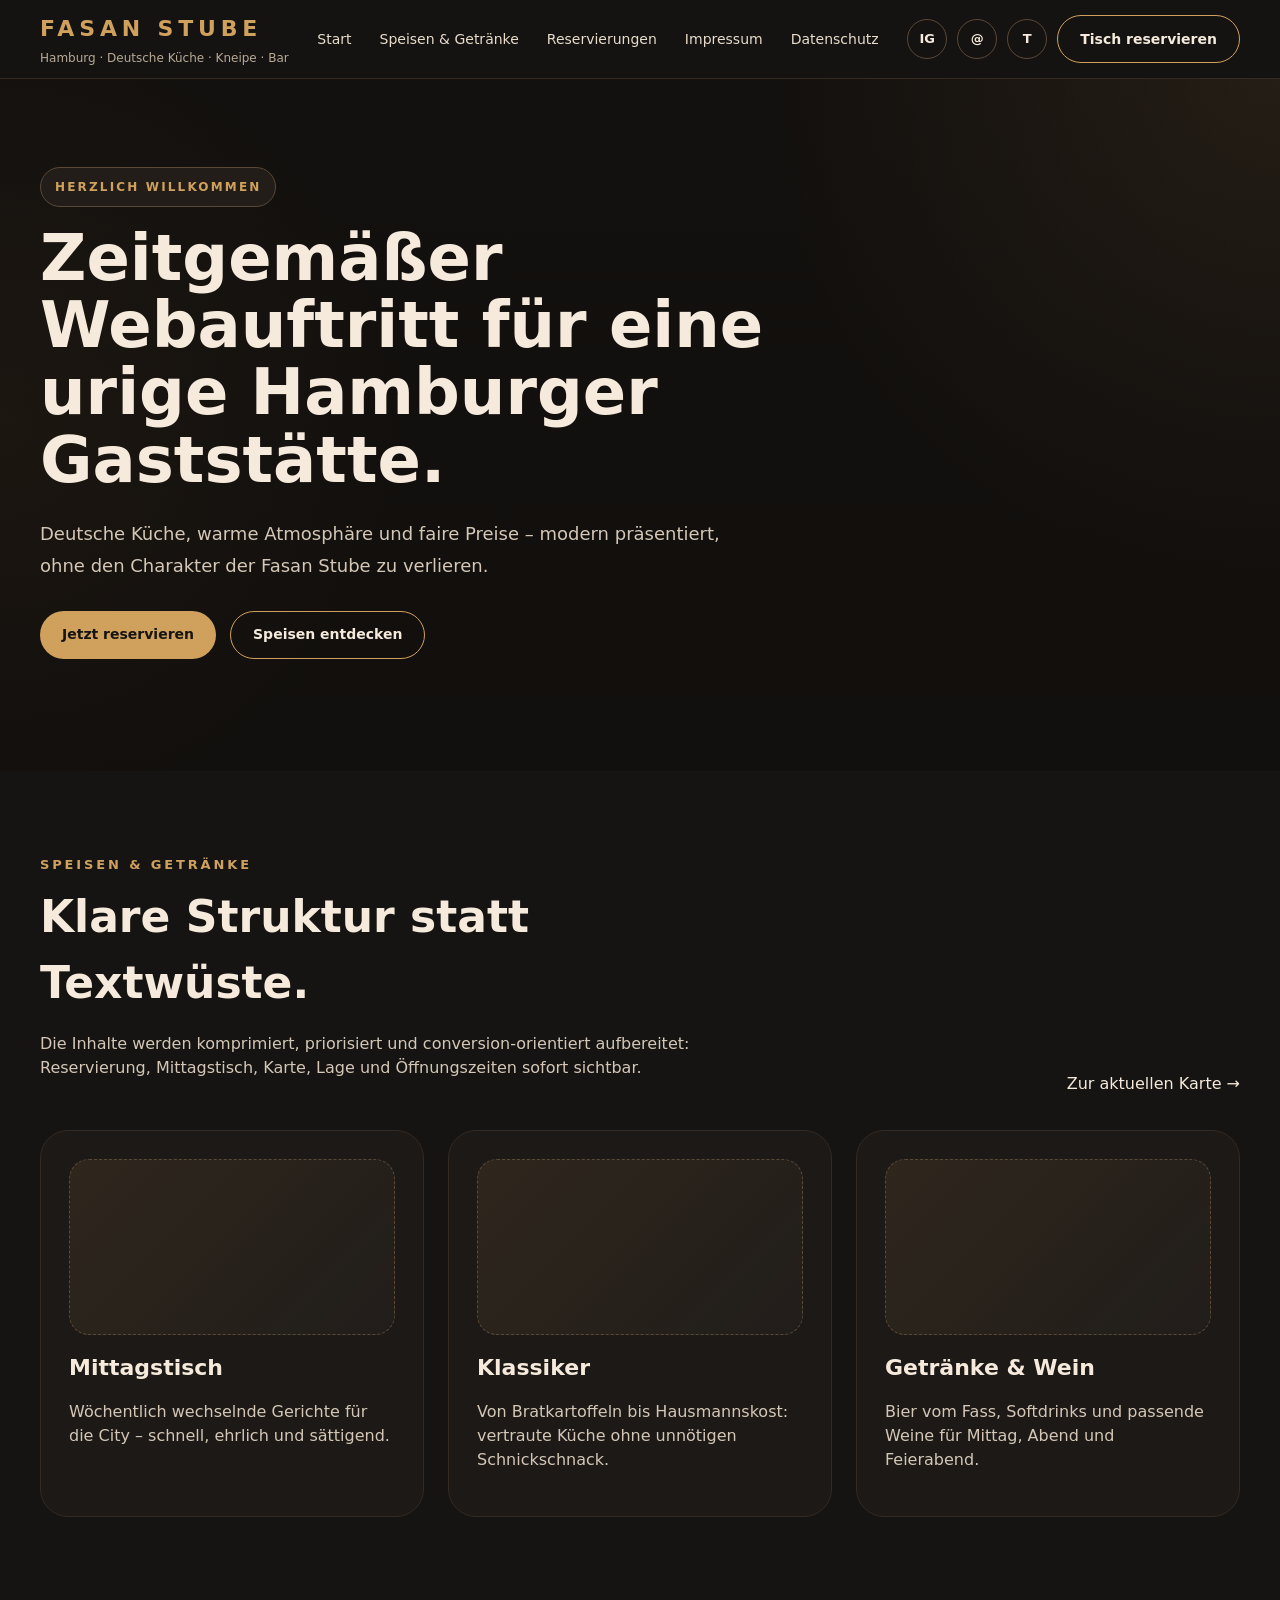
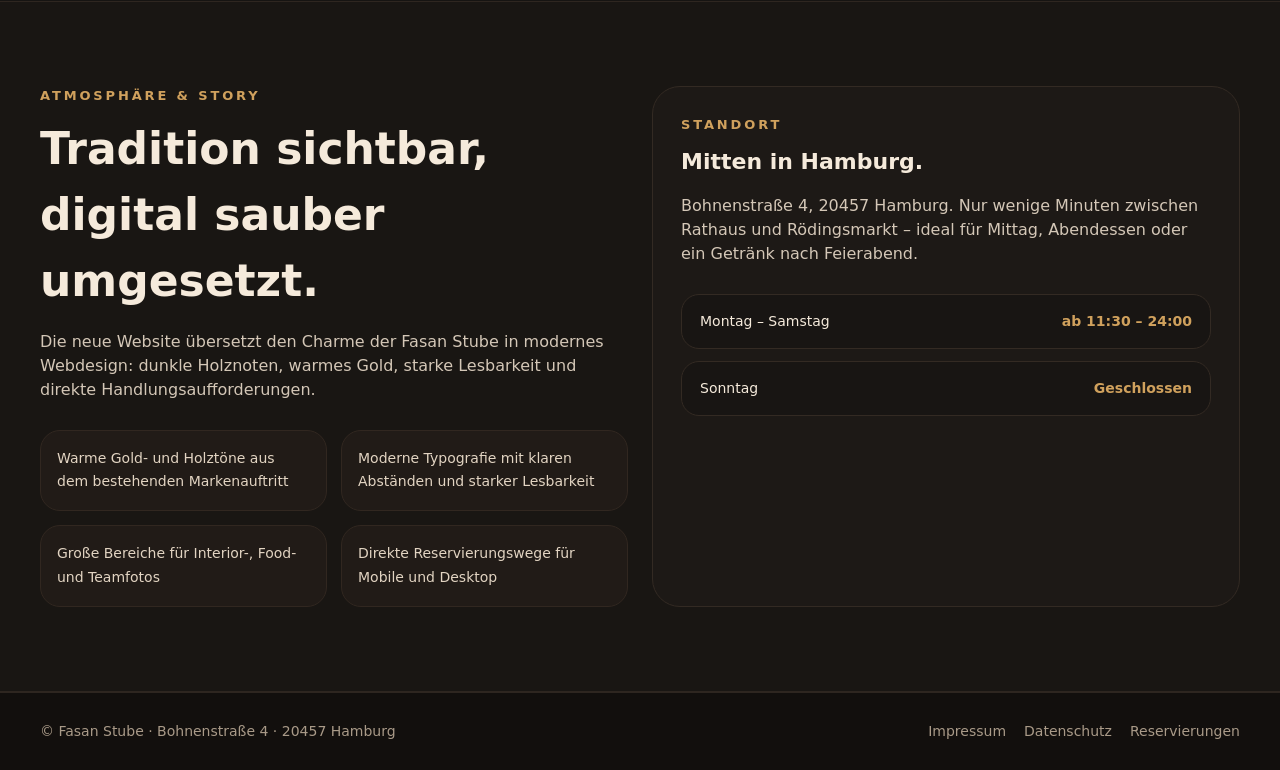
<file: index.html>
<!DOCTYPE html>
<html lang="de">
<head>
  <meta charset="UTF-8">
  <meta name="viewport" content="width=device-width, initial-scale=1.0">
  <title>Fasan Stube Hamburg – Deutsche Küche, Kneipe & Bar</title>
  <meta name="description" content="Fasan Stube in Hamburg: deutsche Küche, urige Atmosphäre, Mittagstisch, Reservierungen und zentrale Lage in der Bohnenstraße 4.">
  <link rel="stylesheet" href="style.css">
</head>
<body>
  <header class="site-header">
    <div class="container header-row">
      <div>
        <div class="brand-title">Fasan Stube</div>
        <div class="brand-subtitle">Hamburg · Deutsche Küche · Kneipe · Bar</div>
      </div>
      <nav class="nav">
        <a href="index.html">Start</a>
        <a href="speisen-getraenke.html">Speisen & Getränke</a>
        <a href="reservierungen.html">Reservierungen</a>
        <a href="impressum.html">Impressum</a>
        <a href="datenschutz.html">Datenschutz</a>
      </nav>
      <div class="header-actions">
        <a class="icon-link" href="https://www.instagram.com/fasan_stube/" target="_blank" rel="noreferrer" aria-label="Instagram">IG</a>
        <a class="icon-link" href="mailto:info@fasan-stube.de" aria-label="E-Mail">@</a>
        <a class="icon-link" href="tel:04030377034" aria-label="Telefon">T</a>
        <a class="btn-secondary" href="reservierungen.html">Tisch reservieren</a>
      </div>
    </div>
    <div class="container mobile-nav">
      <a href="index.html">Start</a>
      <a href="speisen-getraenke.html">Speisen & Getränke</a>
      <a href="reservierungen.html">Reservierungen</a>
      <a href="impressum.html">Impressum</a>
      <a href="datenschutz.html">Datenschutz</a>
    </div>
  </header>

  <main>
    <section class="hero">
      <div class="container hero-inner">
        <div class="eyebrow">Herzlich willkommen</div>
        <h1>Zeitgemäßer Webauftritt für eine urige Hamburger Gaststätte.</h1>
        <p>Deutsche Küche, warme Atmosphäre und faire Preise – modern präsentiert, ohne den Charakter der Fasan Stube zu verlieren.</p>
        <div class="hero-actions">
          <a class="btn" href="reservierungen.html">Jetzt reservieren</a>
          <a class="btn-secondary" href="speisen-getraenke.html">Speisen entdecken</a>
        </div>
      </div>
    </section>

    <section class="section">
      <div class="container">
        <div class="section-head">
          <div class="section-copy">
            <div class="kicker">Speisen & Getränke</div>
            <h2>Klare Struktur statt Textwüste.</h2>
            <p>Die Inhalte werden komprimiert, priorisiert und conversion-orientiert aufbereitet: Reservierung, Mittagstisch, Karte, Lage und Öffnungszeiten sofort sichtbar.</p>
          </div>
          <a class="text-link" href="speisen-getraenke.html">Zur aktuellen Karte →</a>
        </div>

        <div class="grid-3">
          <article class="card">
            <div class="card-visual"></div>
            <h3>Mittagstisch</h3>
            <p>Wöchentlich wechselnde Gerichte für die City – schnell, ehrlich und sättigend.</p>
          </article>
          <article class="card">
            <div class="card-visual"></div>
            <h3>Klassiker</h3>
            <p>Von Bratkartoffeln bis Hausmannskost: vertraute Küche ohne unnötigen Schnickschnack.</p>
          </article>
          <article class="card">
            <div class="card-visual"></div>
            <h3>Getränke & Wein</h3>
            <p>Bier vom Fass, Softdrinks und passende Weine für Mittag, Abend und Feierabend.</p>
          </article>
        </div>
      </div>
    </section>

    <section class="section section-dark">
      <div class="container grid-2">
        <div>
          <div class="kicker">Atmosphäre & Story</div>
          <h2>Tradition sichtbar, digital sauber umgesetzt.</h2>
          <p>Die neue Website übersetzt den Charme der Fasan Stube in modernes Webdesign: dunkle Holznoten, warmes Gold, starke Lesbarkeit und direkte Handlungsaufforderungen.</p>
          <div class="points">
            <div class="point">Warme Gold- und Holztöne aus dem bestehenden Markenauftritt</div>
            <div class="point">Moderne Typografie mit klaren Abständen und starker Lesbarkeit</div>
            <div class="point">Große Bereiche für Interior-, Food- und Teamfotos</div>
            <div class="point">Direkte Reservierungswege für Mobile und Desktop</div>
          </div>
        </div>
        <div class="card">
          <div class="kicker">Standort</div>
          <h3>Mitten in Hamburg.</h3>
          <p>Bohnenstraße 4, 20457 Hamburg. Nur wenige Minuten zwischen Rathaus und Rödingsmarkt – ideal für Mittag, Abendessen oder ein Getränk nach Feierabend.</p>
          <div class="hours">
            <div class="hour-row"><span>Montag – Samstag</span><strong>ab 11:30 – 24:00</strong></div>
            <div class="hour-row"><span>Sonntag</span><strong>Geschlossen</strong></div>
          </div>
        </div>
      </div>
    </section>
  </main>

  <footer class="site-footer">
    <div class="container footer-row">
      <div>© Fasan Stube · Bohnenstraße 4 · 20457 Hamburg</div>
      <div class="footer-links">
        <a href="impressum.html">Impressum</a>
        <a href="datenschutz.html">Datenschutz</a>
        <a href="reservierungen.html">Reservierungen</a>
      </div>
    </div>
  </footer>
</body>
</html>
</file>
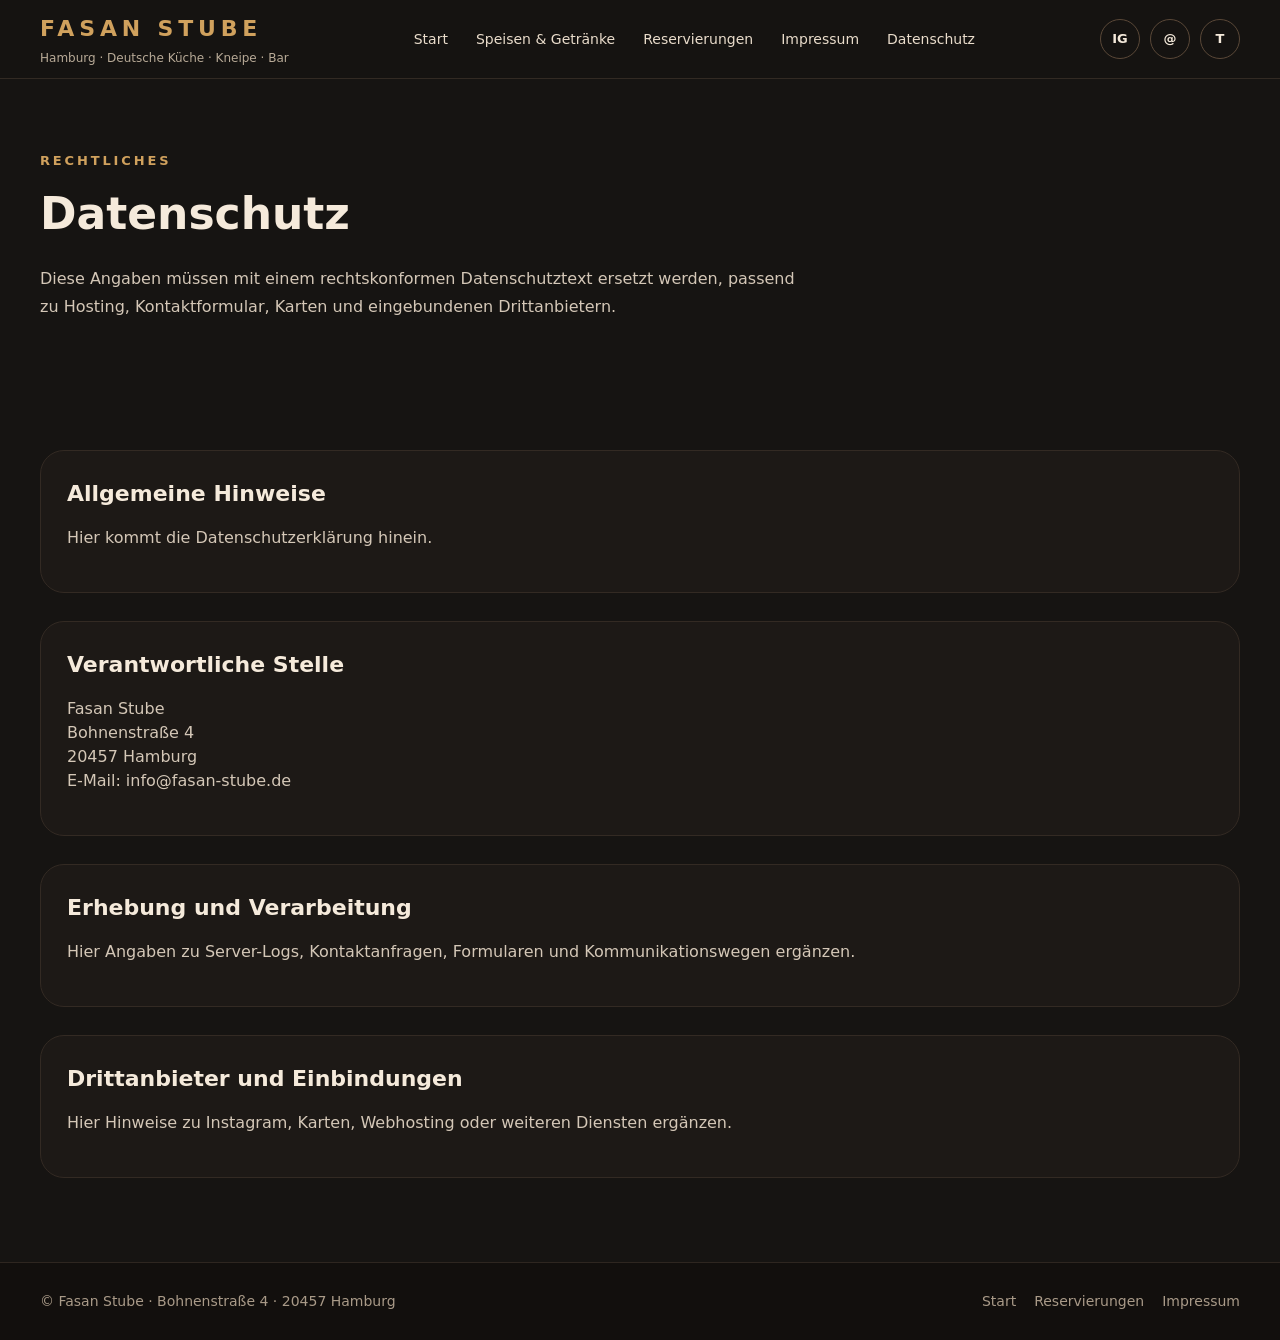
<file: datenschutz.html>
<!DOCTYPE html>
<html lang="de">
<head>
  <meta charset="UTF-8">
  <meta name="viewport" content="width=device-width, initial-scale=1.0">
  <title>Datenschutz – Fasan Stube Hamburg</title>
  <meta name="description" content="Datenschutzerklärung der Fasan Stube Hamburg.">
  <link rel="stylesheet" href="style.css">
</head>
<body>
  <header class="site-header">
    <div class="container header-row">
      <div>
        <div class="brand-title">Fasan Stube</div>
        <div class="brand-subtitle">Hamburg · Deutsche Küche · Kneipe · Bar</div>
      </div>
      <nav class="nav">
        <a href="index.html">Start</a>
        <a href="speisen-getraenke.html">Speisen & Getränke</a>
        <a href="reservierungen.html">Reservierungen</a>
        <a href="impressum.html">Impressum</a>
        <a href="datenschutz.html">Datenschutz</a>
      </nav>
      <div class="header-actions">
        <a class="icon-link" href="https://www.instagram.com/fasan_stube/" target="_blank" rel="noreferrer">IG</a>
        <a class="icon-link" href="mailto:info@fasan-stube.de">@</a>
        <a class="icon-link" href="tel:04030377034">T</a>
      </div>
    </div>
  </header>

  <main>
    <section class="page-hero">
      <div class="container">
        <div class="kicker">Rechtliches</div>
        <h1>Datenschutz</h1>
        <p>Diese Angaben müssen mit einem rechtskonformen Datenschutztext ersetzt werden, passend zu Hosting, Kontaktformular, Karten und eingebundenen Drittanbietern.</p>
      </div>
    </section>

    <section class="section">
      <div class="container legal">
        <div class="legal-block"><h2>Allgemeine Hinweise</h2><p>Hier kommt die Datenschutzerklärung hinein.</p></div>
        <div class="legal-block"><h2>Verantwortliche Stelle</h2><p>Fasan Stube<br>Bohnenstraße 4<br>20457 Hamburg<br>E-Mail: info@fasan-stube.de</p></div>
        <div class="legal-block"><h2>Erhebung und Verarbeitung</h2><p>Hier Angaben zu Server-Logs, Kontaktanfragen, Formularen und Kommunikationswegen ergänzen.</p></div>
        <div class="legal-block"><h2>Drittanbieter und Einbindungen</h2><p>Hier Hinweise zu Instagram, Karten, Webhosting oder weiteren Diensten ergänzen.</p></div>
      </div>
    </section>
  </main>

  <footer class="site-footer">
    <div class="container footer-row">
      <div>© Fasan Stube · Bohnenstraße 4 · 20457 Hamburg</div>
      <div class="footer-links">
        <a href="index.html">Start</a>
        <a href="reservierungen.html">Reservierungen</a>
        <a href="impressum.html">Impressum</a>
      </div>
    </div>
  </footer>
</body>
</html>
</file>
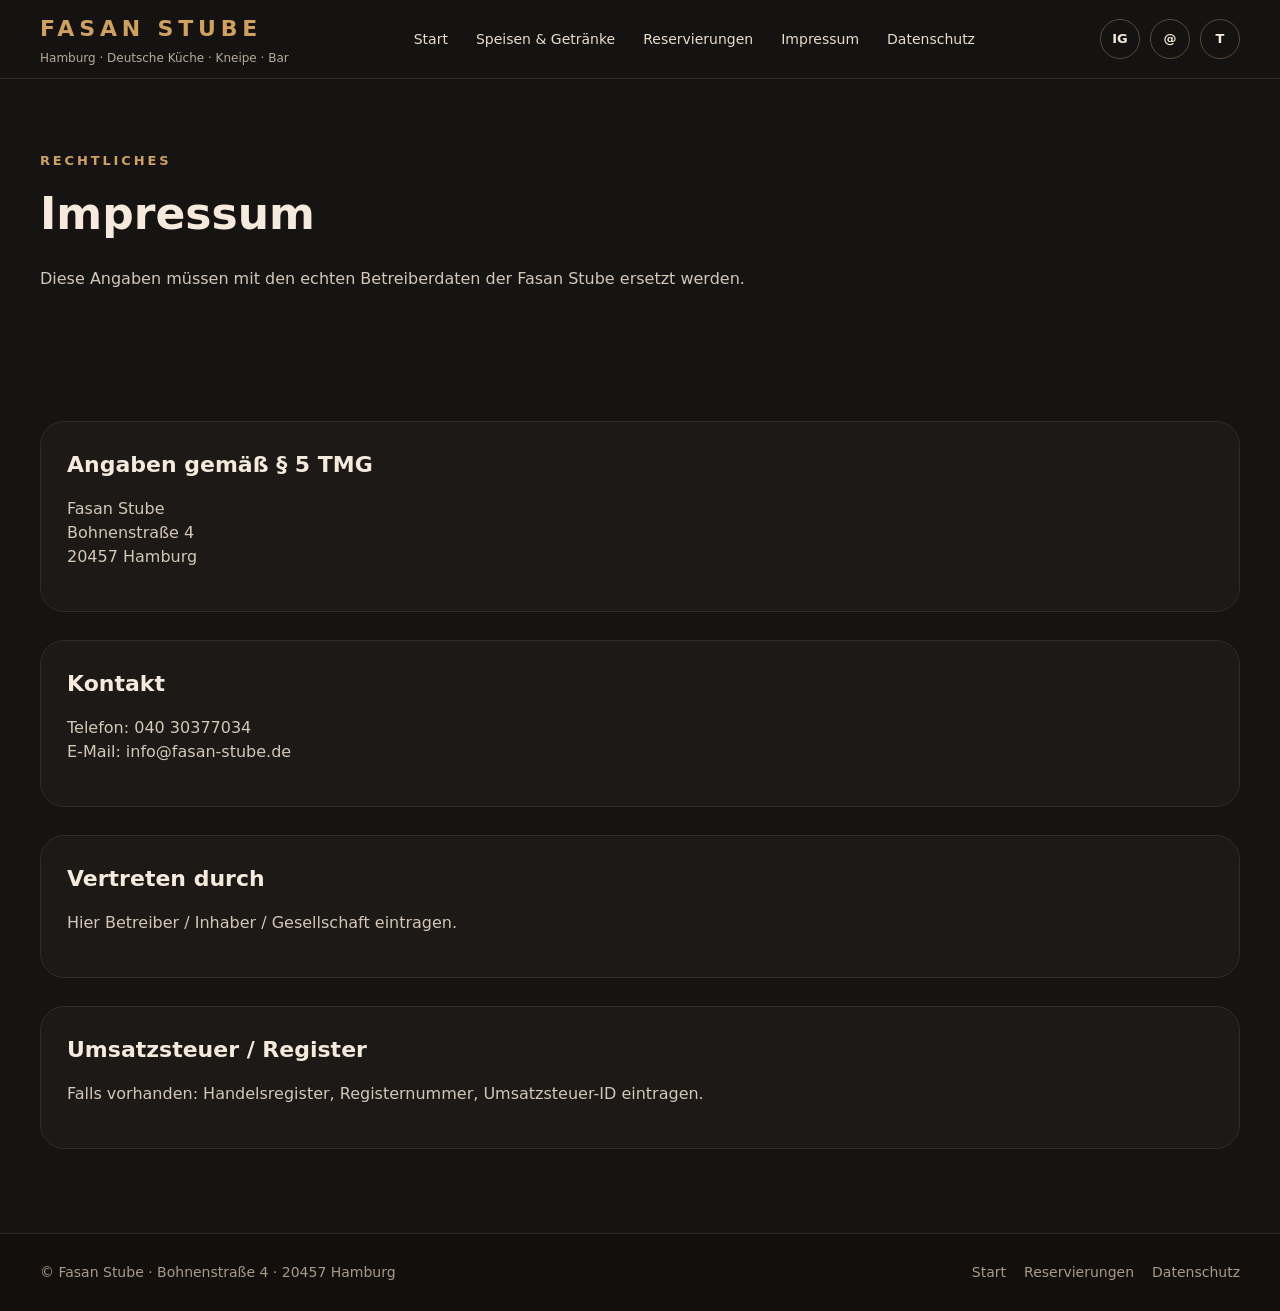
<file: impressum.html>
<!DOCTYPE html>
<html lang="de">
<head>
  <meta charset="UTF-8">
  <meta name="viewport" content="width=device-width, initial-scale=1.0">
  <title>Impressum – Fasan Stube Hamburg</title>
  <meta name="description" content="Impressum der Fasan Stube Hamburg.">
  <link rel="stylesheet" href="style.css">
</head>
<body>
  <header class="site-header">
    <div class="container header-row">
      <div>
        <div class="brand-title">Fasan Stube</div>
        <div class="brand-subtitle">Hamburg · Deutsche Küche · Kneipe · Bar</div>
      </div>
      <nav class="nav">
        <a href="index.html">Start</a>
        <a href="speisen-getraenke.html">Speisen & Getränke</a>
        <a href="reservierungen.html">Reservierungen</a>
        <a href="impressum.html">Impressum</a>
        <a href="datenschutz.html">Datenschutz</a>
      </nav>
      <div class="header-actions">
        <a class="icon-link" href="https://www.instagram.com/fasan_stube/" target="_blank" rel="noreferrer">IG</a>
        <a class="icon-link" href="mailto:info@fasan-stube.de">@</a>
        <a class="icon-link" href="tel:04030377034">T</a>
      </div>
    </div>
  </header>

  <main>
    <section class="page-hero">
      <div class="container">
        <div class="kicker">Rechtliches</div>
        <h1>Impressum</h1>
        <p>Diese Angaben müssen mit den echten Betreiberdaten der Fasan Stube ersetzt werden.</p>
      </div>
    </section>

    <section class="section">
      <div class="container legal">
        <div class="legal-block"><h2>Angaben gemäß § 5 TMG</h2><p>Fasan Stube<br>Bohnenstraße 4<br>20457 Hamburg</p></div>
        <div class="legal-block"><h2>Kontakt</h2><p>Telefon: 040 30377034<br>E-Mail: info@fasan-stube.de</p></div>
        <div class="legal-block"><h2>Vertreten durch</h2><p>Hier Betreiber / Inhaber / Gesellschaft eintragen.</p></div>
        <div class="legal-block"><h2>Umsatzsteuer / Register</h2><p>Falls vorhanden: Handelsregister, Registernummer, Umsatzsteuer-ID eintragen.</p></div>
      </div>
    </section>
  </main>

  <footer class="site-footer">
    <div class="container footer-row">
      <div>© Fasan Stube · Bohnenstraße 4 · 20457 Hamburg</div>
      <div class="footer-links">
        <a href="index.html">Start</a>
        <a href="reservierungen.html">Reservierungen</a>
        <a href="datenschutz.html">Datenschutz</a>
      </div>
    </div>
  </footer>
</body>
</html>
</file>
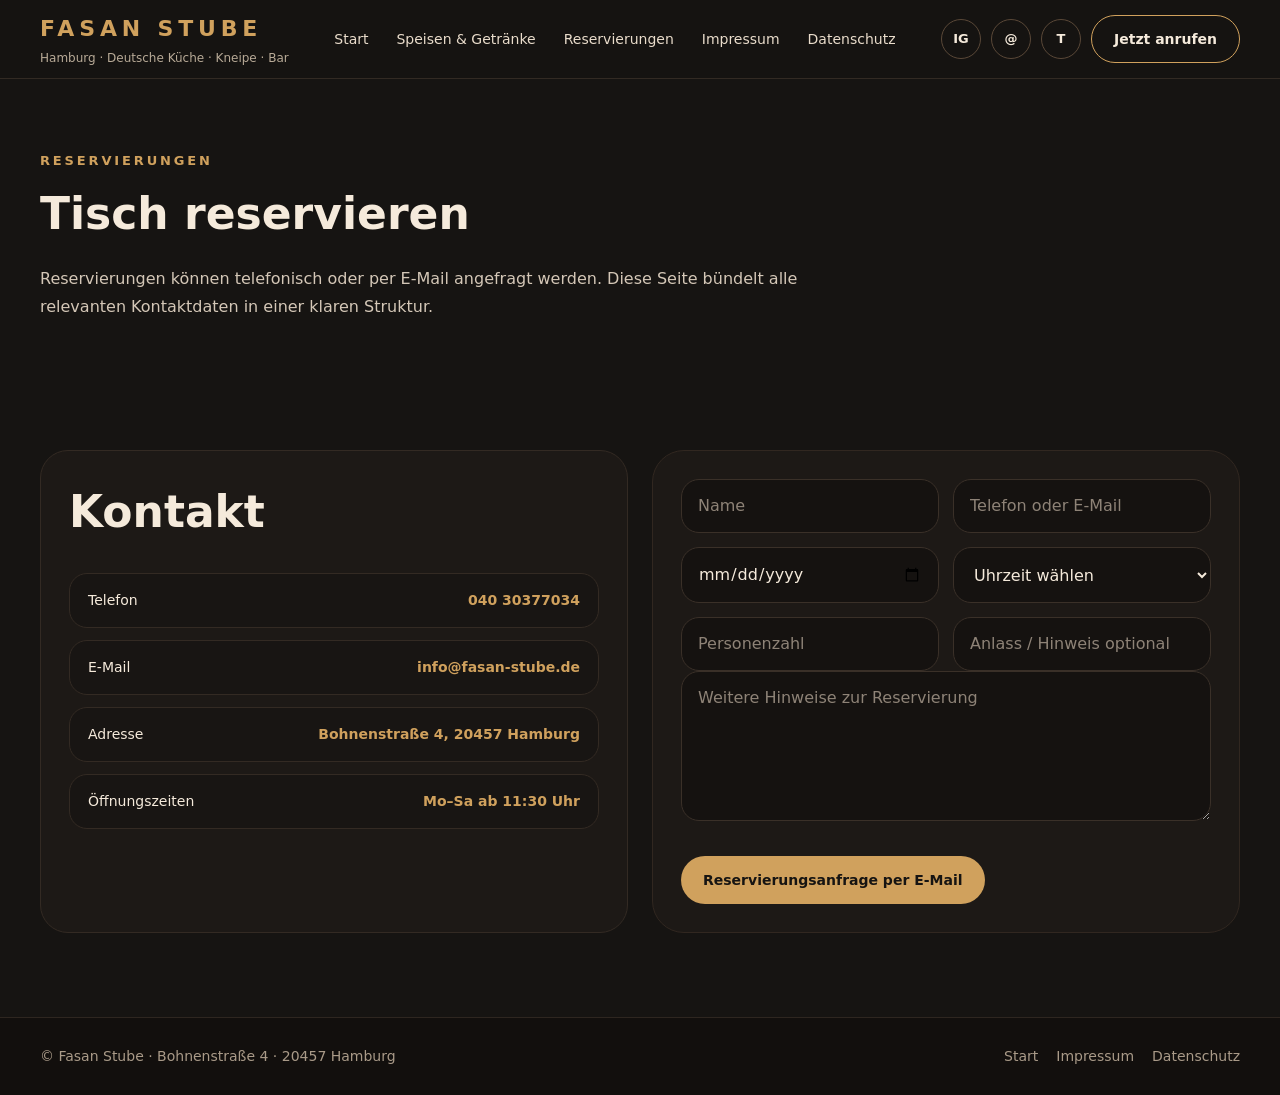
<file: reservierungen.html>
<!DOCTYPE html>
<html lang="de">
<head>
  <meta charset="UTF-8">
  <meta name="viewport" content="width=device-width, initial-scale=1.0">
  <title>Reservierungen – Fasan Stube Hamburg</title>
  <meta name="description" content="Tisch reservieren bei der Fasan Stube in Hamburg. Telefon, E-Mail, Adresse und Reservierungsanfrage auf einen Blick.">
  <link rel="stylesheet" href="style.css">
</head>
<body>
  <header class="site-header">
    <div class="container header-row">
      <div>
        <div class="brand-title">Fasan Stube</div>
        <div class="brand-subtitle">Hamburg · Deutsche Küche · Kneipe · Bar</div>
      </div>
      <nav class="nav">
        <a href="index.html">Start</a>
        <a href="speisen-getraenke.html">Speisen & Getränke</a>
        <a href="reservierungen.html">Reservierungen</a>
        <a href="impressum.html">Impressum</a>
        <a href="datenschutz.html">Datenschutz</a>
      </nav>
      <div class="header-actions">
        <a class="icon-link" href="https://www.instagram.com/fasan_stube/" target="_blank" rel="noreferrer">IG</a>
        <a class="icon-link" href="mailto:info@fasan-stube.de">@</a>
        <a class="icon-link" href="tel:04030377034">T</a>
        <a class="btn-secondary" href="tel:04030377034">Jetzt anrufen</a>
      </div>
    </div>
  </header>

  <main>
    <section class="page-hero">
      <div class="container">
        <div class="kicker">Reservierungen</div>
        <h1>Tisch reservieren</h1>
        <p>Reservierungen können telefonisch oder per E-Mail angefragt werden. Diese Seite bündelt alle relevanten Kontaktdaten in einer klaren Struktur.</p>
      </div>
    </section>

    <section class="section">
      <div class="container grid-2">
        <div class="card">
          <h2>Kontakt</h2>
          <div class="hours">
            <div class="hour-row"><span>Telefon</span><strong><a href="tel:04030377034">040 30377034</a></strong></div>
            <div class="hour-row"><span>E-Mail</span><strong><a href="mailto:info@fasan-stube.de">info@fasan-stube.de</a></strong></div>
            <div class="hour-row"><span>Adresse</span><strong>Bohnenstraße 4, 20457 Hamburg</strong></div>
            <div class="hour-row"><span>Öffnungszeiten</span><strong>Mo–Sa ab 11:30 Uhr</strong></div>
          </div>
        </div>

        <div class="form-panel">
          <div class="form-grid">
            <input class="input" type="text" placeholder="Name">
            <input class="input" type="text" placeholder="Telefon oder E-Mail">
            <input class="input" type="date">
            <select class="select">
              <option>Uhrzeit wählen</option>
              <option>12:00</option>
              <option>13:00</option>
              <option>18:00</option>
              <option>19:00</option>
              <option>20:00</option>
            </select>
            <input class="input" type="number" min="1" placeholder="Personenzahl">
            <input class="input" type="text" placeholder="Anlass / Hinweis optional">
          </div>
          <textarea class="textarea" placeholder="Weitere Hinweise zur Reservierung"></textarea>
          <div class="section-actions">
            <a class="btn" href="mailto:info@fasan-stube.de?subject=Reservierungsanfrage%20Fasan%20Stube">Reservierungsanfrage per E-Mail</a>
          </div>
        </div>
      </div>
    </section>
  </main>

  <footer class="site-footer">
    <div class="container footer-row">
      <div>© Fasan Stube · Bohnenstraße 4 · 20457 Hamburg</div>
      <div class="footer-links">
        <a href="index.html">Start</a>
        <a href="impressum.html">Impressum</a>
        <a href="datenschutz.html">Datenschutz</a>
      </div>
    </div>
  </footer>
</body>
</html>
</file>
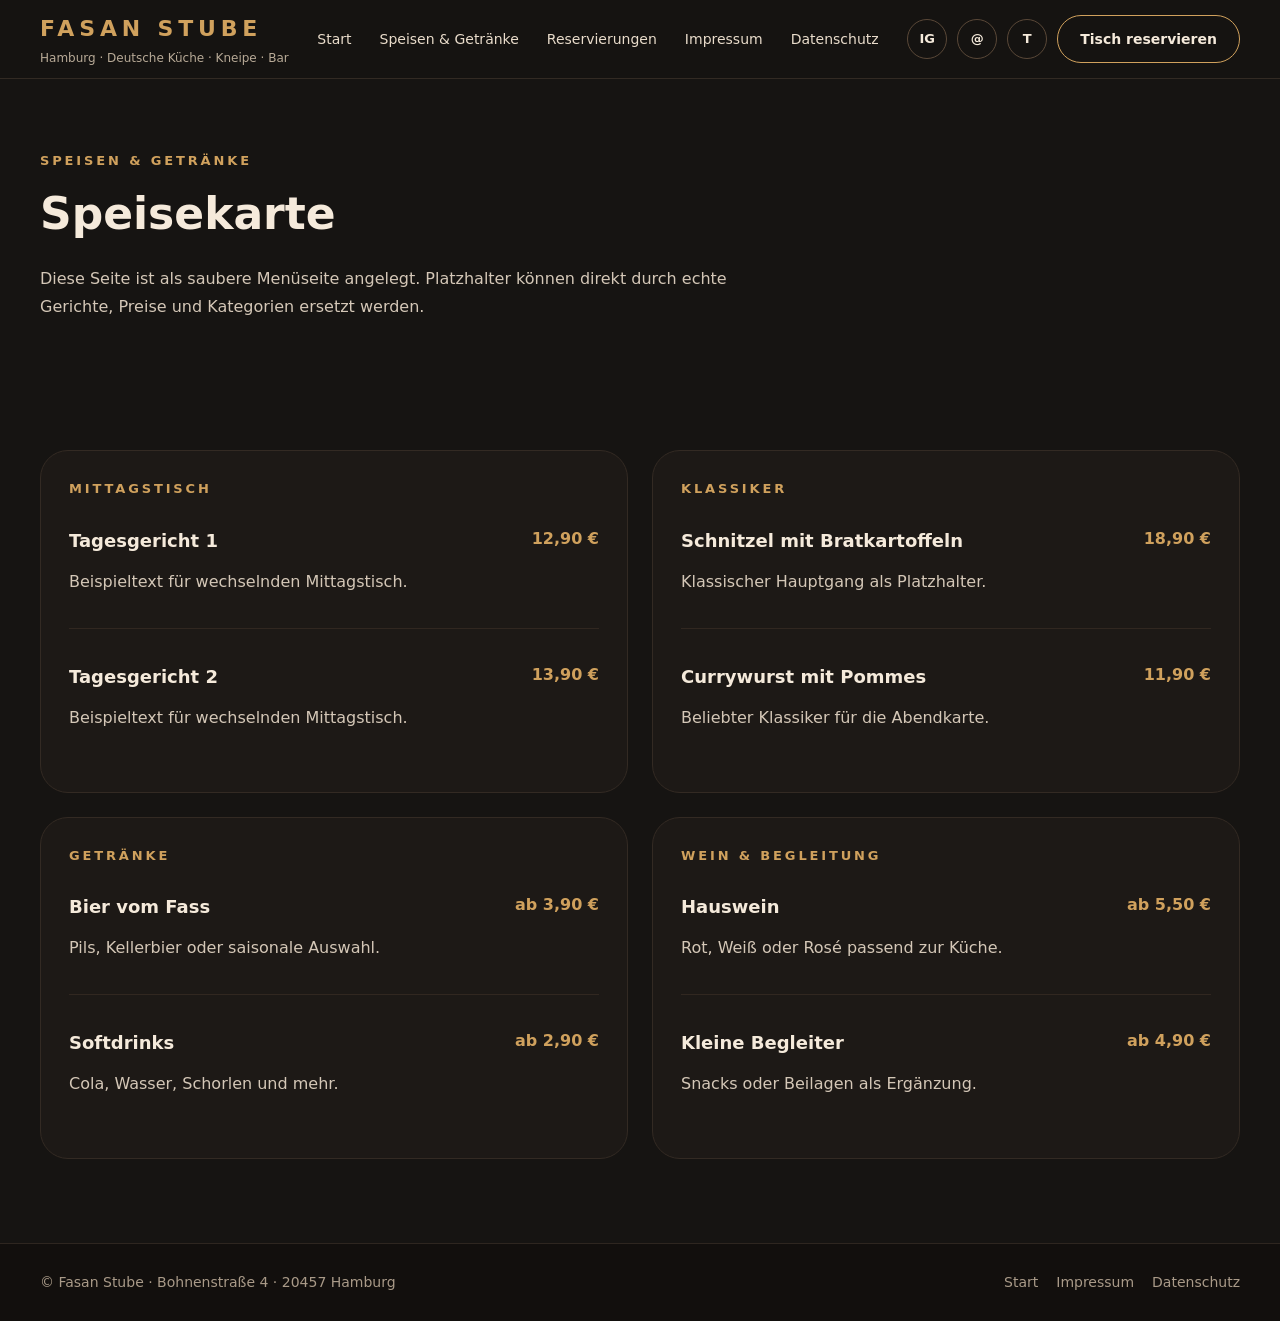
<file: speisen-getraenke.html>
<!DOCTYPE html>
<html lang="de">
<head>
  <meta charset="UTF-8">
  <meta name="viewport" content="width=device-width, initial-scale=1.0">
  <title>Speisen & Getränke – Fasan Stube Hamburg</title>
  <meta name="description" content="Speisen und Getränke der Fasan Stube in Hamburg. Klassiker, Mittagstisch und passende Getränke auf einen Blick.">
  <link rel="stylesheet" href="style.css">
</head>
<body>
  <header class="site-header">
    <div class="container header-row">
      <div>
        <div class="brand-title">Fasan Stube</div>
        <div class="brand-subtitle">Hamburg · Deutsche Küche · Kneipe · Bar</div>
      </div>
      <nav class="nav">
        <a href="index.html">Start</a>
        <a href="speisen-getraenke.html">Speisen & Getränke</a>
        <a href="reservierungen.html">Reservierungen</a>
        <a href="impressum.html">Impressum</a>
        <a href="datenschutz.html">Datenschutz</a>
      </nav>
      <div class="header-actions">
        <a class="icon-link" href="https://www.instagram.com/fasan_stube/" target="_blank" rel="noreferrer">IG</a>
        <a class="icon-link" href="mailto:info@fasan-stube.de">@</a>
        <a class="icon-link" href="tel:04030377034">T</a>
        <a class="btn-secondary" href="reservierungen.html">Tisch reservieren</a>
      </div>
    </div>
  </header>

  <main>
    <section class="page-hero">
      <div class="container">
        <div class="kicker">Speisen & Getränke</div>
        <h1>Speisekarte</h1>
        <p>Diese Seite ist als saubere Menüseite angelegt. Platzhalter können direkt durch echte Gerichte, Preise und Kategorien ersetzt werden.</p>
      </div>
    </section>

    <section class="section">
      <div class="container grid-2">
        <div class="card">
          <div class="kicker">Mittagstisch</div>
          <div class="menu-list">
            <div class="menu-item"><div><h3>Tagesgericht 1</h3><p>Beispieltext für wechselnden Mittagstisch.</p></div><div class="price">12,90 €</div></div>
            <div class="menu-item"><div><h3>Tagesgericht 2</h3><p>Beispieltext für wechselnden Mittagstisch.</p></div><div class="price">13,90 €</div></div>
          </div>
        </div>

        <div class="card">
          <div class="kicker">Klassiker</div>
          <div class="menu-list">
            <div class="menu-item"><div><h3>Schnitzel mit Bratkartoffeln</h3><p>Klassischer Hauptgang als Platzhalter.</p></div><div class="price">18,90 €</div></div>
            <div class="menu-item"><div><h3>Currywurst mit Pommes</h3><p>Beliebter Klassiker für die Abendkarte.</p></div><div class="price">11,90 €</div></div>
          </div>
        </div>

        <div class="card">
          <div class="kicker">Getränke</div>
          <div class="menu-list">
            <div class="menu-item"><div><h3>Bier vom Fass</h3><p>Pils, Kellerbier oder saisonale Auswahl.</p></div><div class="price">ab 3,90 €</div></div>
            <div class="menu-item"><div><h3>Softdrinks</h3><p>Cola, Wasser, Schorlen und mehr.</p></div><div class="price">ab 2,90 €</div></div>
          </div>
        </div>

        <div class="card">
          <div class="kicker">Wein & Begleitung</div>
          <div class="menu-list">
            <div class="menu-item"><div><h3>Hauswein</h3><p>Rot, Weiß oder Rosé passend zur Küche.</p></div><div class="price">ab 5,50 €</div></div>
            <div class="menu-item"><div><h3>Kleine Begleiter</h3><p>Snacks oder Beilagen als Ergänzung.</p></div><div class="price">ab 4,90 €</div></div>
          </div>
        </div>
      </div>
    </section>
  </main>

  <footer class="site-footer">
    <div class="container footer-row">
      <div>© Fasan Stube · Bohnenstraße 4 · 20457 Hamburg</div>
      <div class="footer-links">
        <a href="index.html">Start</a>
        <a href="impressum.html">Impressum</a>
        <a href="datenschutz.html">Datenschutz</a>
      </div>
    </div>
  </footer>
</body>
</html>
</file>
<file: style.css>
:root {
  --bg: #161412;
  --bg-soft: #1d1916;
  --bg-panel: #211b17;
  --bg-panel-2: #181513;
  --line: #332a23;
  --line-2: #3a3028;
  --text: #f5eadb;
  --text-soft: #d4c7b7;
  --text-muted: #b8aa97;
  --gold: #d0a15d;
  --gold-soft: #e9c17f;
  --max: 1200px;
}

* { box-sizing: border-box; }
html { scroll-behavior: smooth; }
body {
  margin: 0;
  font-family: Inter, system-ui, -apple-system, BlinkMacSystemFont, "Segoe UI", sans-serif;
  background: var(--bg);
  color: var(--text);
  line-height: 1.5;
}

a { color: inherit; text-decoration: none; }
img { max-width: 100%; display: block; }

.container {
  width: min(var(--max), calc(100% - 32px));
  margin: 0 auto;
}

.site-header {
  position: sticky;
  top: 0;
  z-index: 100;
  border-bottom: 1px solid rgba(58,48,40,.8);
  background: rgba(22,20,18,.92);
  backdrop-filter: blur(12px);
}

.header-row {
  min-height: 78px;
  display: flex;
  align-items: center;
  justify-content: space-between;
  gap: 24px;
}

.brand-title {
  font-size: 22px;
  font-weight: 700;
  letter-spacing: .22em;
  text-transform: uppercase;
  color: var(--gold);
}

.brand-subtitle {
  font-size: 12px;
  color: var(--text-muted);
  margin-top: 4px;
}

.nav {
  display: flex;
  gap: 28px;
  font-size: 14px;
  color: #e9dccb;
}

.nav a:hover,
.footer-links a:hover,
.text-link:hover {
  color: var(--gold);
}

.header-actions {
  display: flex;
  align-items: center;
  gap: 10px;
}

.icon-link {
  width: 40px;
  height: 40px;
  border-radius: 999px;
  display: inline-flex;
  align-items: center;
  justify-content: center;
  border: 1px solid #5a4838;
  color: var(--text);
  font-size: 13px;
  font-weight: 700;
}

.icon-link:hover {
  border-color: var(--gold);
  color: var(--gold);
}

.btn,
.btn-secondary {
  display: inline-flex;
  align-items: center;
  justify-content: center;
  min-height: 48px;
  padding: 0 22px;
  border-radius: 999px;
  font-size: 14px;
  font-weight: 700;
  transition: .2s ease;
}

.btn {
  background: var(--gold);
  color: #161412;
}

.btn:hover { transform: translateY(-1px); }

.btn-secondary {
  border: 1px solid var(--gold);
  color: var(--text);
}

.btn-secondary:hover {
  background: var(--gold);
  color: #161412;
}

.hero {
  position: relative;
  overflow: hidden;
  background-image:
    linear-gradient(180deg, rgba(15,12,10,.48), rgba(15,12,10,.62)),
    radial-gradient(circle at top right, rgba(208,161,93,.18), transparent 35%),
    radial-gradient(circle at left, rgba(121,88,48,.22), transparent 30%),
    url('https://fasan-stube.de/wp-content/uploads/go-x/u/bc4f2524-40d8-4fcd-83b7-17fdfcbe8654/image.jpg');
  background-size: cover;
  background-position: center;
}

.hero-inner {
  padding: 88px 0 112px;
}

.eyebrow {
  display: inline-flex;
  border: 1px solid #5a4838;
  background: #221d19;
  color: var(--gold);
  border-radius: 999px;
  padding: 10px 14px;
  font-size: 12px;
  font-weight: 700;
  letter-spacing: .18em;
  text-transform: uppercase;
}

h1, h2, h3 { margin: 0; }

.hero h1 {
  max-width: 760px;
  margin-top: 18px;
  font-size: clamp(40px, 6vw, 64px);
  line-height: 1.05;
}

.hero p {
  max-width: 720px;
  margin: 24px 0 0;
  font-size: 18px;
  line-height: 1.8;
  color: var(--text-soft);
}

.hero-actions,
.section-actions {
  display: flex;
  flex-wrap: wrap;
  gap: 14px;
  margin-top: 28px;
}

.section {
  padding: 84px 0;
}

.section-dark {
  background: #191613;
  border-top: 1px solid #2e2620;
  border-bottom: 1px solid #2e2620;
}

.section-top-border {
  background: #151210;
  border-top: 1px solid #2e2620;
}

.section-head {
  display: flex;
  align-items: end;
  justify-content: space-between;
  gap: 24px;
  margin-bottom: 34px;
}

.section-copy {
  max-width: 720px;
}

.kicker {
  margin-bottom: 10px;
  color: var(--gold);
  font-size: 13px;
  font-weight: 700;
  letter-spacing: .22em;
  text-transform: uppercase;
}

.section h2,
.page-hero h1 {
  font-size: clamp(30px, 4vw, 44px);
}

.section p,
.page-hero p {
  color: var(--text-soft);
}

.grid-3 {
  display: grid;
  grid-template-columns: repeat(3, minmax(0, 1fr));
  gap: 24px;
}

.grid-2 {
  display: grid;
  grid-template-columns: repeat(2, minmax(0, 1fr));
  gap: 24px;
}

.card {
  background: var(--bg-soft);
  border: 1px solid var(--line);
  border-radius: 28px;
  padding: 28px;
}

.card-visual {
  height: 176px;
  border-radius: 20px;
  margin-bottom: 16px;
  border: 1px dashed #5a4838;
  background: linear-gradient(135deg, rgba(208,161,93,.10), rgba(255,255,255,.02));
}

.card h3 {
  font-size: 22px;
  margin-bottom: 12px;
}

.points {
  display: grid;
  grid-template-columns: repeat(2, minmax(0, 1fr));
  gap: 14px;
  margin-top: 28px;
}

.point {
  border: 1px solid #312720;
  background: #211b17;
  color: #e2d4c2;
  border-radius: 20px;
  padding: 16px;
  font-size: 14px;
  line-height: 1.7;
}

.hours {
  margin-top: 28px;
  display: grid;
  gap: 12px;
}

.hour-row {
  display: flex;
  justify-content: space-between;
  align-items: center;
  gap: 18px;
  padding: 16px 18px;
  border-radius: 18px;
  border: 1px solid var(--line);
  background: var(--bg-panel-2);
  font-size: 14px;
}

.hour-row strong { color: var(--gold); }

.form-panel {
  background: var(--bg-soft);
  border: 1px solid #312720;
  border-radius: 32px;
  padding: 28px;
}

.form-grid {
  display: grid;
  grid-template-columns: repeat(2, minmax(0, 1fr));
  gap: 14px;
}

.input,
.textarea,
.select {
  width: 100%;
  border-radius: 18px;
  border: 1px solid var(--line-2);
  background: #151210;
  color: var(--text);
  padding: 14px 16px;
  font: inherit;
  outline: none;
}

.textarea { min-height: 150px; resize: vertical; }
.input::placeholder,
.textarea::placeholder { color: #8e8377; }

.menu-list {
  display: grid;
  gap: 16px;
}

.menu-item {
  display: grid;
  grid-template-columns: 1fr auto;
  gap: 18px;
  padding: 18px 0;
  border-bottom: 1px solid #312720;
}

.menu-item:last-child { border-bottom: 0; }
.menu-item h3 { font-size: 18px; margin-bottom: 6px; }
.price { color: var(--gold); font-weight: 700; white-space: nowrap; }

.page-hero { padding: 72px 0 28px; }
.page-hero p { max-width: 760px; margin-top: 18px; line-height: 1.8; }

.legal {
  display: grid;
  gap: 28px;
}

.legal-block {
  padding: 26px;
  border-radius: 24px;
  border: 1px solid var(--line);
  background: var(--bg-soft);
}

.legal-block h2 { font-size: 22px; margin-bottom: 12px; }

.site-footer {
  border-top: 1px solid #2e2620;
  background: #120f0d;
}

.footer-row {
  display: flex;
  align-items: center;
  justify-content: space-between;
  gap: 20px;
  padding: 28px 0;
  font-size: 14px;
  color: #a99a88;
}

.footer-links {
  display: flex;
  flex-wrap: wrap;
  gap: 18px;
}

.mobile-nav { display: none; }

@media (max-width: 980px) {
  .nav { display: none; }
  .grid-3,
  .grid-2,
  .points,
  .form-grid { grid-template-columns: 1fr; }
  .section-head,
  .footer-row,
  .header-row { flex-direction: column; align-items: flex-start; }
  .header-actions { flex-wrap: wrap; }
  .mobile-nav {
    display: flex;
    flex-wrap: wrap;
    gap: 12px;
    padding-bottom: 18px;
    font-size: 14px;
  }
}
</file>
